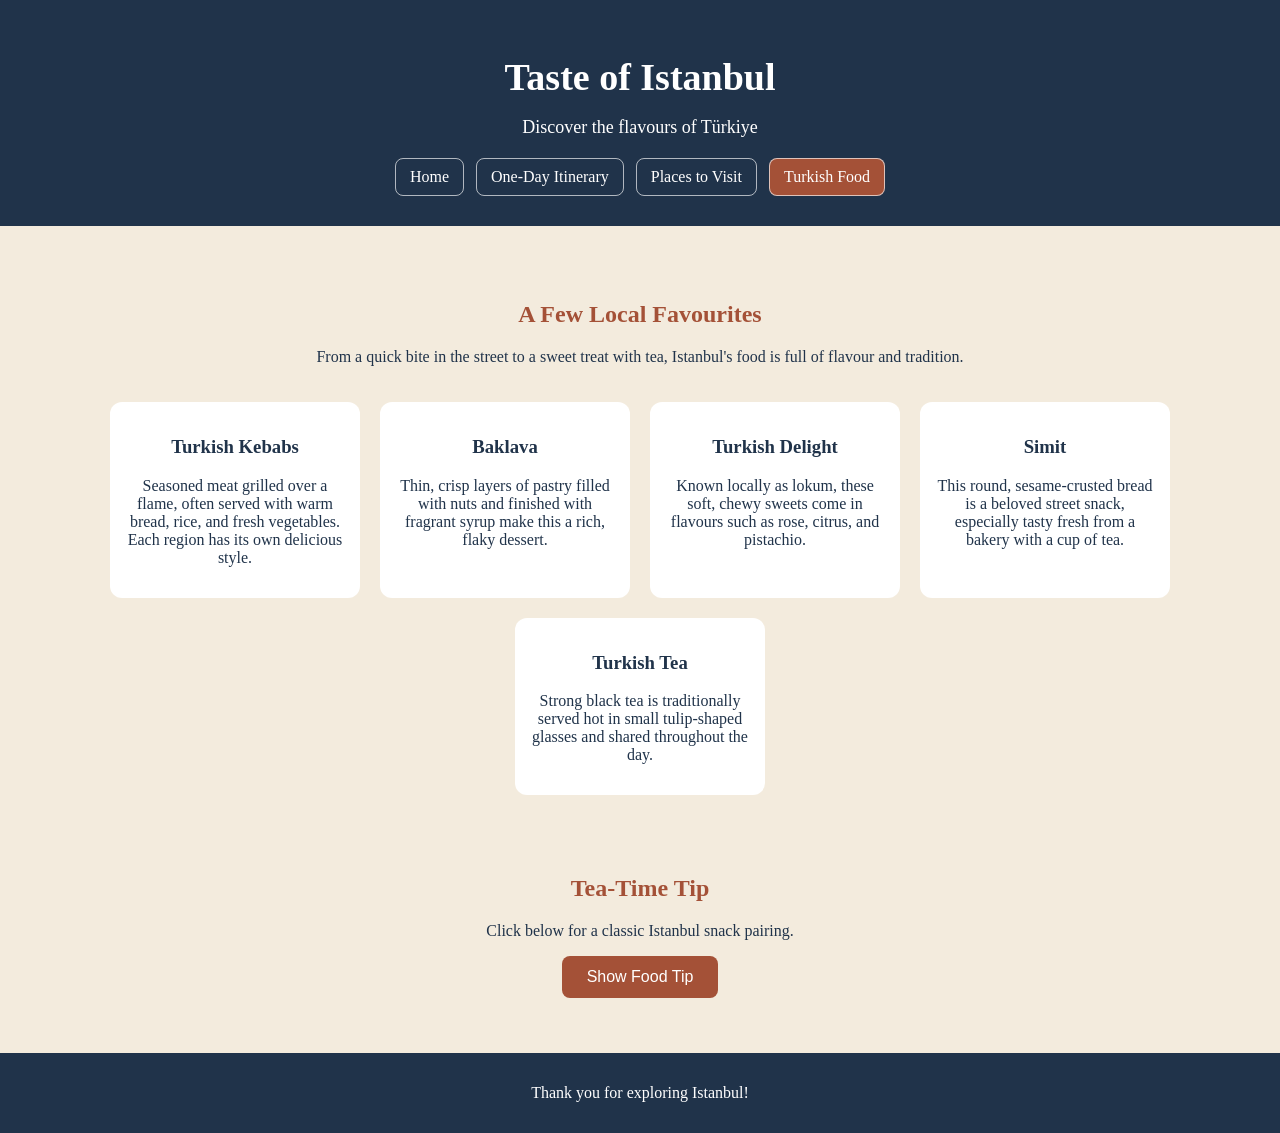
<file: food.html>
<!-- Name: Manahil Adeel | Roll Number: 26i-3228 | Section: SE-E -->

<!DOCTYPE html>
<html lang="en">
<head>
    <meta charset="UTF-8">
    <meta name="viewport" content="width=device-width, initial-scale=1.0">
    <title>Taste of Istanbul</title>
    <link rel="stylesheet" href="style.css">
</head>
<body>
    <header>
        <h1>Taste of Istanbul</h1>
        <p>Discover the flavours of Türkiye</p>
        <nav aria-label="Main navigation">
            <a href="index.html">Home</a>
            <a href="itinerary.html">One-Day Itinerary</a>
            <a href="places.html">Places to Visit</a>
            <a href="food.html" aria-current="page">Turkish Food</a>
        </nav>
    </header>

    <main>
        <section class="intro">
            <h2>A Few Local Favourites</h2>
            <p>From a quick bite in the street to a sweet treat with tea, Istanbul's food is full of flavour and tradition.</p>
        </section>

        <section class="places">
            <div class="place-container">
                <article class="place-card">
                    <h3>Turkish Kebabs</h3>
                    <p>Seasoned meat grilled over a flame, often served with warm bread, rice, and fresh vegetables. Each region has its own delicious style.</p>
                </article>

                <article class="place-card">
                    <h3>Baklava</h3>
                    <p>Thin, crisp layers of pastry filled with nuts and finished with fragrant syrup make this a rich, flaky dessert.</p>
                </article>

                <article class="place-card">
                    <h3>Turkish Delight</h3>
                    <p>Known locally as lokum, these soft, chewy sweets come in flavours such as rose, citrus, and pistachio.</p>
                </article>

                <article class="place-card">
                    <h3>Simit</h3>
                    <p>This round, sesame-crusted bread is a beloved street snack, especially tasty fresh from a bakery with a cup of tea.</p>
                </article>

                <article class="place-card">
                    <h3>Turkish Tea</h3>
                    <p>Strong black tea is traditionally served hot in small tulip-shaped glasses and shared throughout the day.</p>
                </article>
            </div>
        </section>

        <section class="fun-fact">
            <h2>Tea-Time Tip</h2>
            <p>Click below for a classic Istanbul snack pairing.</p>
            <button type="button" onclick="showFoodTip()">Show Food Tip</button>
        </section>
    </main>

    <footer>
        <p>Thank you for exploring Istanbul!</p>
    </footer>

    <script>
        function showFoodTip() {
            console.log("Food tip button was clicked.");
            window.alert("Try a fresh simit with Turkish tea for a simple Istanbul-style snack!");
        }
    </script>
</body>
</html>
</file>
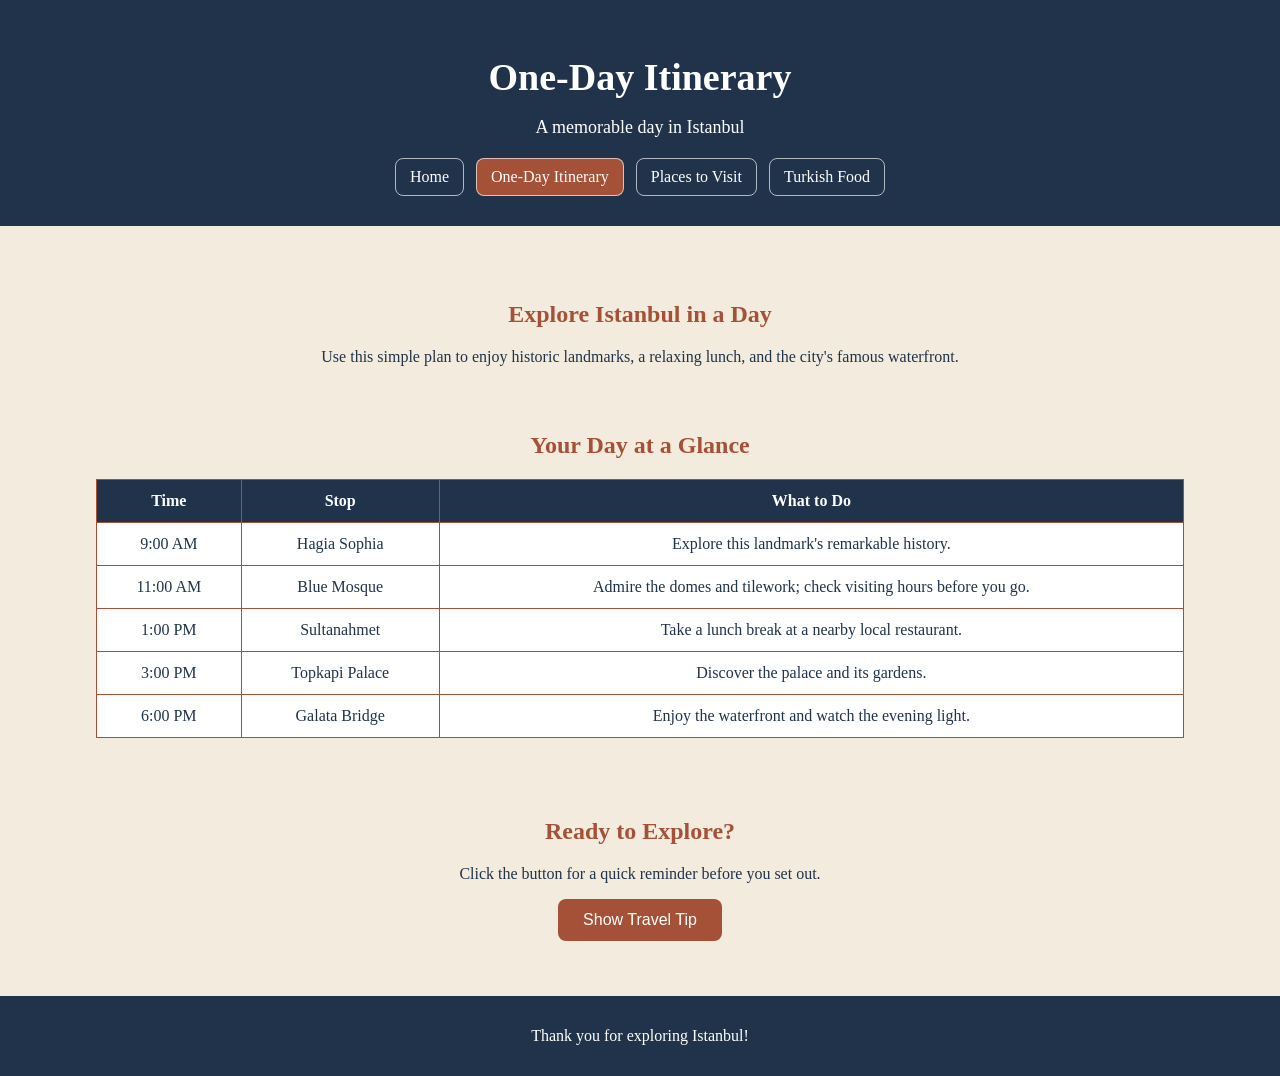
<file: itinerary.html>
<!-- Name: Manahil Adeel | Roll Number: 26i-3228 | Section: SE-E -->

<!DOCTYPE html>
<html lang="en">
<head>
    <meta charset="UTF-8">
    <meta name="viewport" content="width=device-width, initial-scale=1.0">
    <title>One-Day Itinerary | Discover Istanbul</title>
    <link rel="stylesheet" href="style.css">
</head>
<body>
    <header>
        <h1>One-Day Itinerary</h1>
        <p>A memorable day in Istanbul</p>
        <nav aria-label="Main navigation">
            <a href="index.html">Home</a>
            <a href="itinerary.html" aria-current="page">One-Day Itinerary</a>
            <a href="places.html">Places to Visit</a>
            <a href="food.html">Turkish Food</a>
        </nav>
    </header>

    <main>
        <section class="intro">
            <h2>Explore Istanbul in a Day</h2>
            <p>Use this simple plan to enjoy historic landmarks, a relaxing lunch, and the city's famous waterfront.</p>
        </section>

        <section class="travel-info">
            <h2>Your Day at a Glance</h2>
            <table>
                <tr><th>Time</th><th>Stop</th><th>What to Do</th></tr>
                <tr><td>9:00 AM</td><td>Hagia Sophia</td><td>Explore this landmark's remarkable history.</td></tr>
                <tr><td>11:00 AM</td><td>Blue Mosque</td><td>Admire the domes and tilework; check visiting hours before you go.</td></tr>
                <tr><td>1:00 PM</td><td>Sultanahmet</td><td>Take a lunch break at a nearby local restaurant.</td></tr>
                <tr><td>3:00 PM</td><td>Topkapi Palace</td><td>Discover the palace and its gardens.</td></tr>
                <tr><td>6:00 PM</td><td>Galata Bridge</td><td>Enjoy the waterfront and watch the evening light.</td></tr>
            </table>
        </section>

        <section class="fun-fact">
            <h2>Ready to Explore?</h2>
            <p>Click the button for a quick reminder before you set out.</p>
            <button type="button" onclick="showTravelTip()">Show Travel Tip</button>
        </section>
    </main>

    <footer>
        <p>Thank you for exploring Istanbul!</p>
    </footer>

    <script>
        function showTravelTip() {
            console.log("Travel tip button was clicked.");
            window.alert("Wear comfortable shoes and check opening hours before visiting the landmarks!");
        }
    </script>
</body>
</html>
</file>
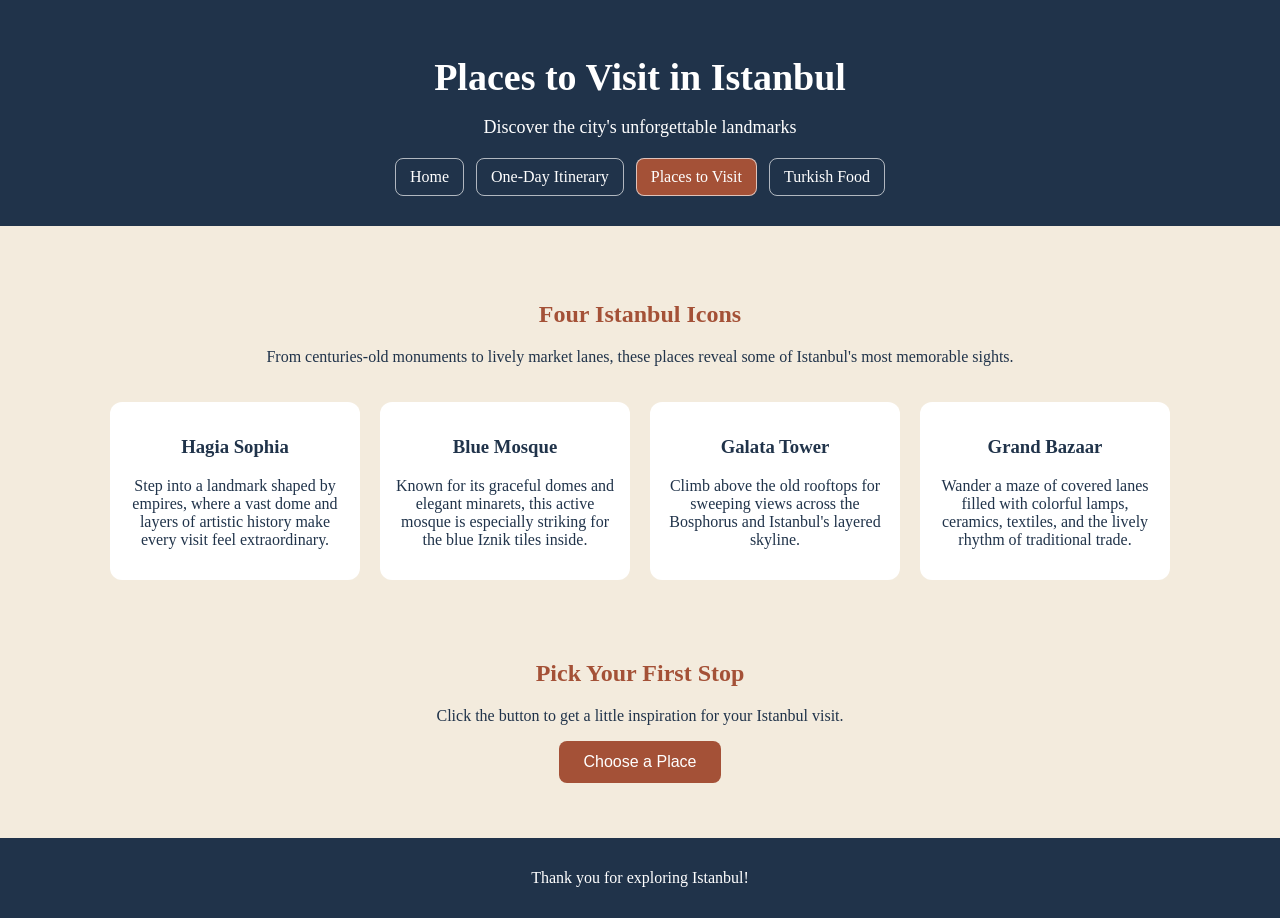
<file: places.html>
<!-- Name: Manahil Adeel | Roll Number: 26i-3228 | Section: SE-E -->

<!DOCTYPE html>
<html lang="en">
<head>
    <meta charset="UTF-8">
    <meta name="viewport" content="width=device-width, initial-scale=1.0">
    <title>Places to Visit in Istanbul</title>
    <link rel="stylesheet" href="style.css">
</head>
<body>
    <header>
        <h1>Places to Visit in Istanbul</h1>
        <p>Discover the city's unforgettable landmarks</p>
        <nav aria-label="Main navigation">
            <a href="index.html">Home</a>
            <a href="itinerary.html">One-Day Itinerary</a>
            <a href="places.html" aria-current="page">Places to Visit</a>
            <a href="food.html">Turkish Food</a>
        </nav>
    </header>

    <main>
        <section class="intro">
            <h2>Four Istanbul Icons</h2>
            <p>From centuries-old monuments to lively market lanes, these places reveal some of Istanbul's most memorable sights.</p>
        </section>

        <section class="places">
            <div class="place-container">
                <article class="place-card">
                    <h3>Hagia Sophia</h3>
                    <p>Step into a landmark shaped by empires, where a vast dome and layers of artistic history make every visit feel extraordinary.</p>
                </article>

                <article class="place-card">
                    <h3>Blue Mosque</h3>
                    <p>Known for its graceful domes and elegant minarets, this active mosque is especially striking for the blue Iznik tiles inside.</p>
                </article>

                <article class="place-card">
                    <h3>Galata Tower</h3>
                    <p>Climb above the old rooftops for sweeping views across the Bosphorus and Istanbul's layered skyline.</p>
                </article>

                <article class="place-card">
                    <h3>Grand Bazaar</h3>
                    <p>Wander a maze of covered lanes filled with colorful lamps, ceramics, textiles, and the lively rhythm of traditional trade.</p>
                </article>
            </div>
        </section>

        <section class="fun-fact">
            <h2>Pick Your First Stop</h2>
            <p>Click the button to get a little inspiration for your Istanbul visit.</p>
            <button type="button" onclick="showPlaceTip()">Choose a Place</button>
        </section>
    </main>

    <footer>
        <p>Thank you for exploring Istanbul!</p>
    </footer>

    <script>
        function showPlaceTip() {
            console.log("Place inspiration button was clicked.");
            window.alert("Start in Sultanahmet to see Hagia Sophia and the Blue Mosque close together!");
        }
    </script>
</body>
</html>
</file>
<file: style.css>
/* Name: Manahil Adeel | Roll Number: 26i-3228 | Section: SE-E */

body 
{
    margin: 0;
    padding: 0;
    background-color: #F3EBDD;
    color: #20334A;
    font-family: Georgia, serif;
    font-size: 16px;

}

header
{
    background-color: #20334A;
    color: white;
    text-align: center;
    padding: 30px;
}

header h1
{
    font-size: 38px;
    margin-bottom: 10px;
}

header p
{
    font-size: 18px;
}

nav
{
    display: flex;
    justify-content: center;
    flex-wrap: wrap;
    gap: 12px;
    margin-top: 20px;
}

nav a
{
    color: white;
    text-decoration: none;
    padding: 9px 14px;
    border: 1px solid rgba(255, 255, 255, 0.65);
    border-radius: 8px;
}

nav a:hover, nav a:focus, nav a[aria-current="page"]
{
    background-color: #A45137;
    color: white;
}

main
{
    width: 85%;
    margin: 25px auto;
}

.intro
{
    text-align: center;
    padding: 20px;
}

.intro img
{
    width: 100%;
    max-height: 350px;
    object-fit: cover;
    border-radius: 12px;
}

h2
{
    color: #A45137;
    text-align: center;
    margin-top: 30px;
}

.place-container
{
    display: flex;
    flex-wrap: wrap;
    justify-content: center;
    gap: 20px;

}

.place-card
{
    background-color: white;
    width: 220px;
    padding: 15px;
    border-radius: 12px;
    text-align: center;
}

.place-card img
{
    width: 100%;
    height: 150px;
    object-fit: cover;
    border-radius: 8px;
}

.place-card h3
{
    color: #20334A;
}

table
{
    width: 100%;
    border-collapse: collapse;
    margin-top: 20px;
    background-color: white;
}

th
{
    background-color: #20334A;
    color: white;
}

th, td
{
    border: 1px solid #A45137;
    padding: 12px;
    text-align: center;
}

.fun-fact
{
    text-align: center;
    padding: 25px;
    margin-top: 25px;
}

button
{
    background-color: #A45137;
    color: white;
    padding: 12px 25px;
    border: none;
    border-radius: 8px;
    font-size: 16px;
    cursor: pointer;
}

button:hover
{
    background-color: #20334A;
}

footer
{
    background-color: #20334A;
    color: white;
    text-align: center;
    padding: 15px;
    margin-top: 30px;
}

@media (max-width: 600px)
{
    main
    {
        width: 92%;
    }

    header h1
    {
        font-size: 28px;
    }

    .place-card
    {
        width: 100%;
    }

    table
    {
        font-size: 12px;
    }

    th, td
    {
        padding: 7px;
    }

}
</file>
